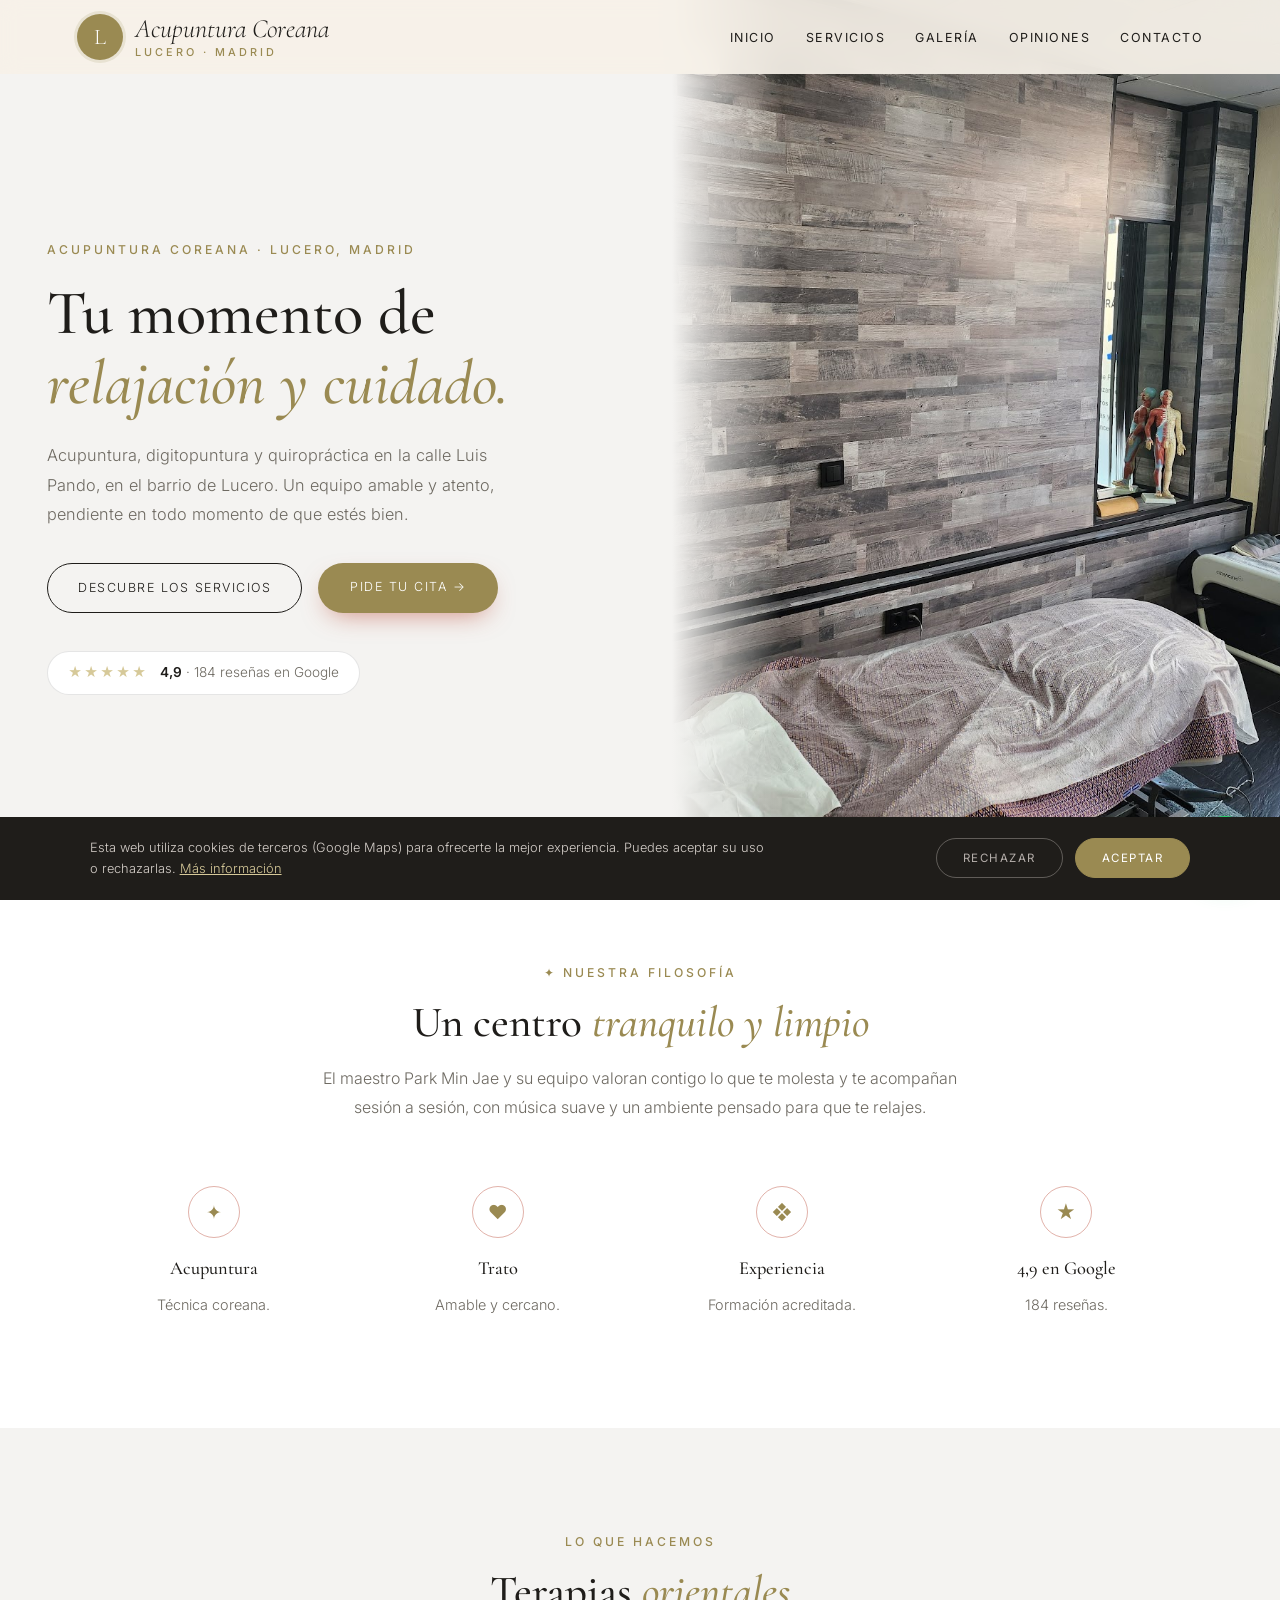
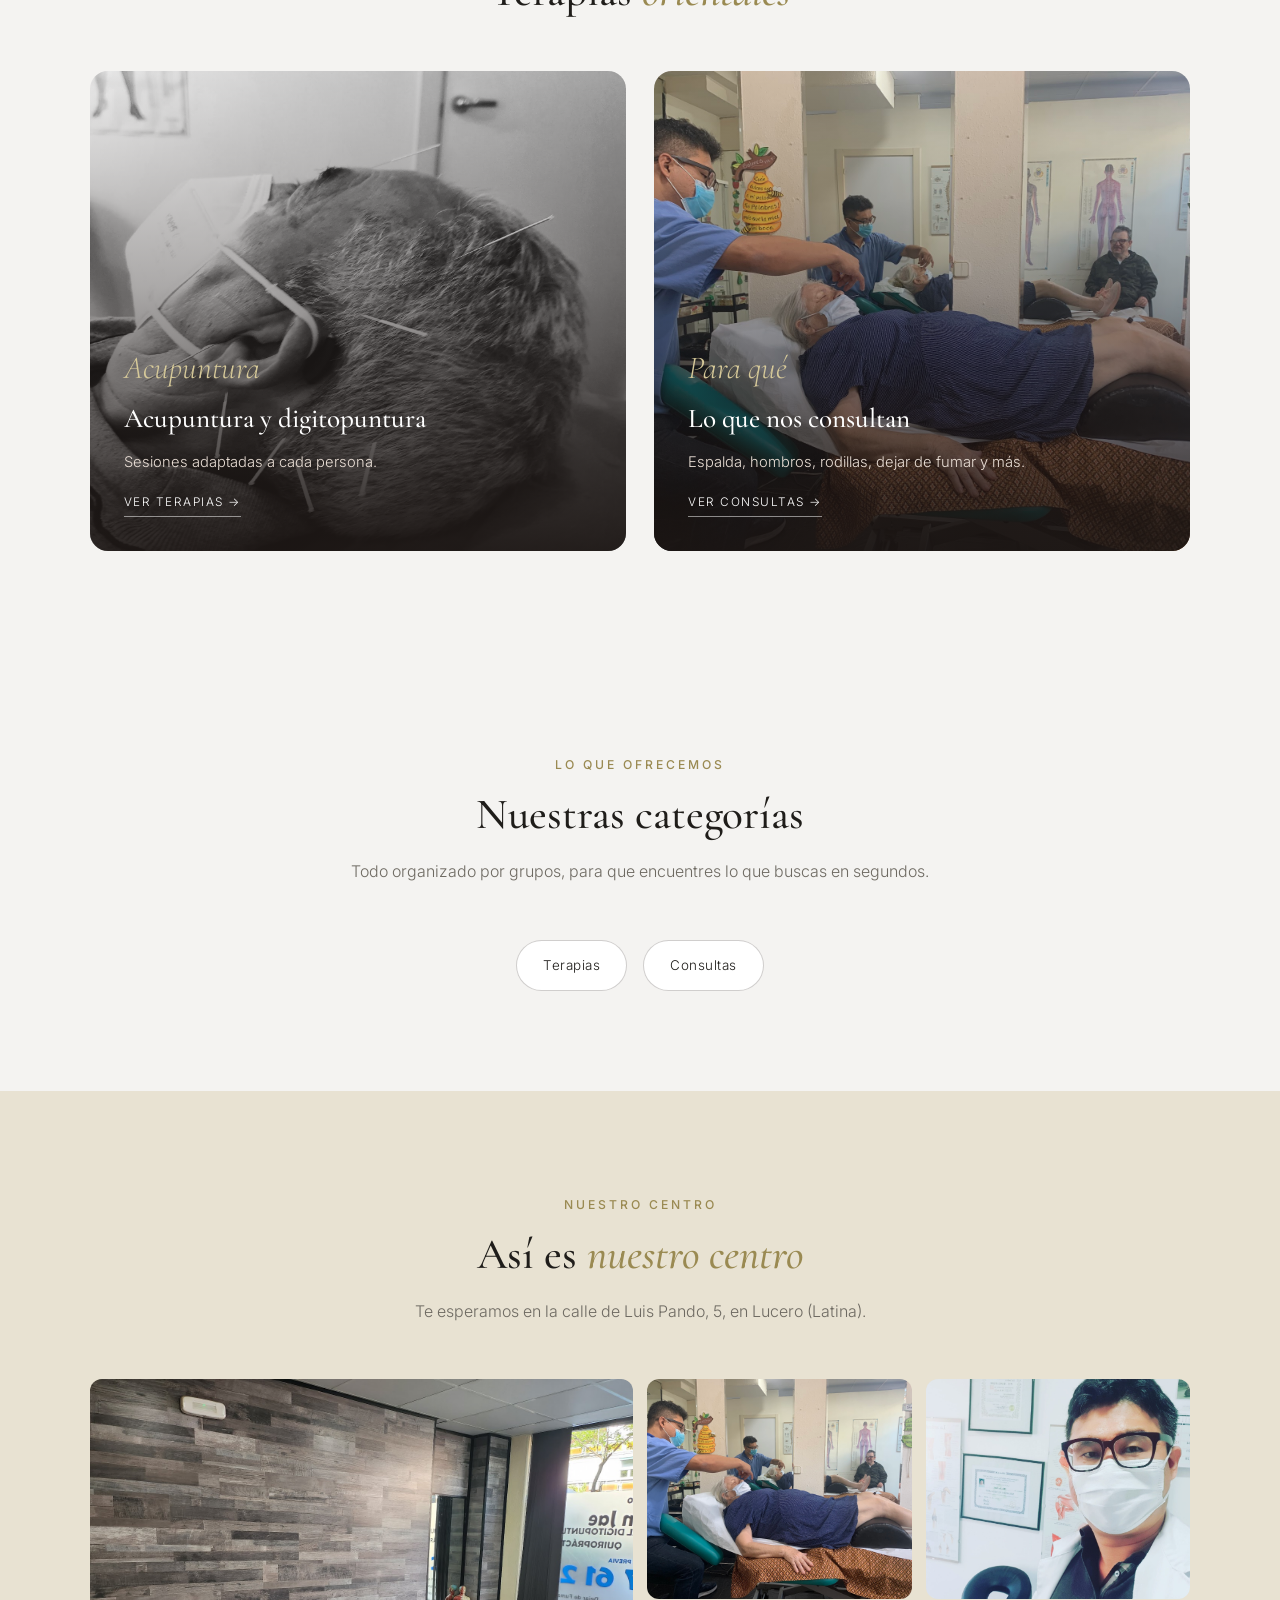
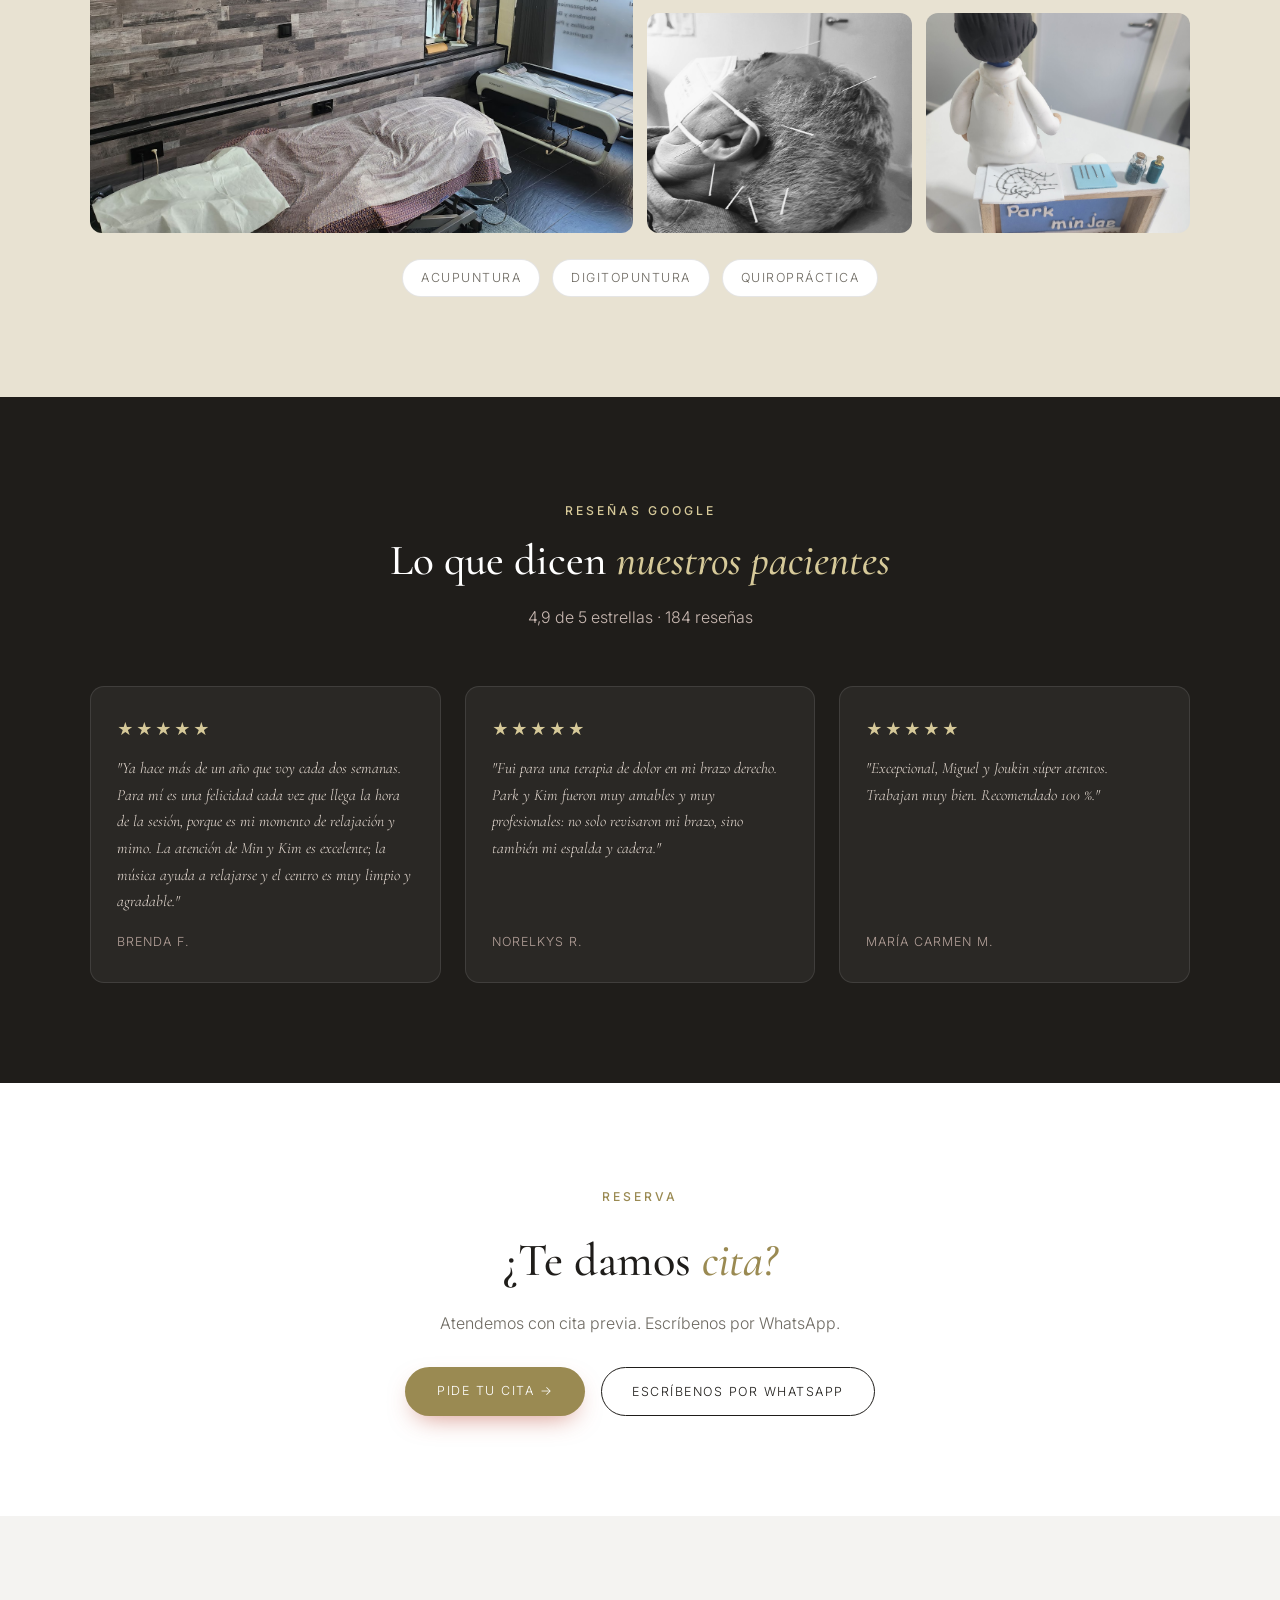
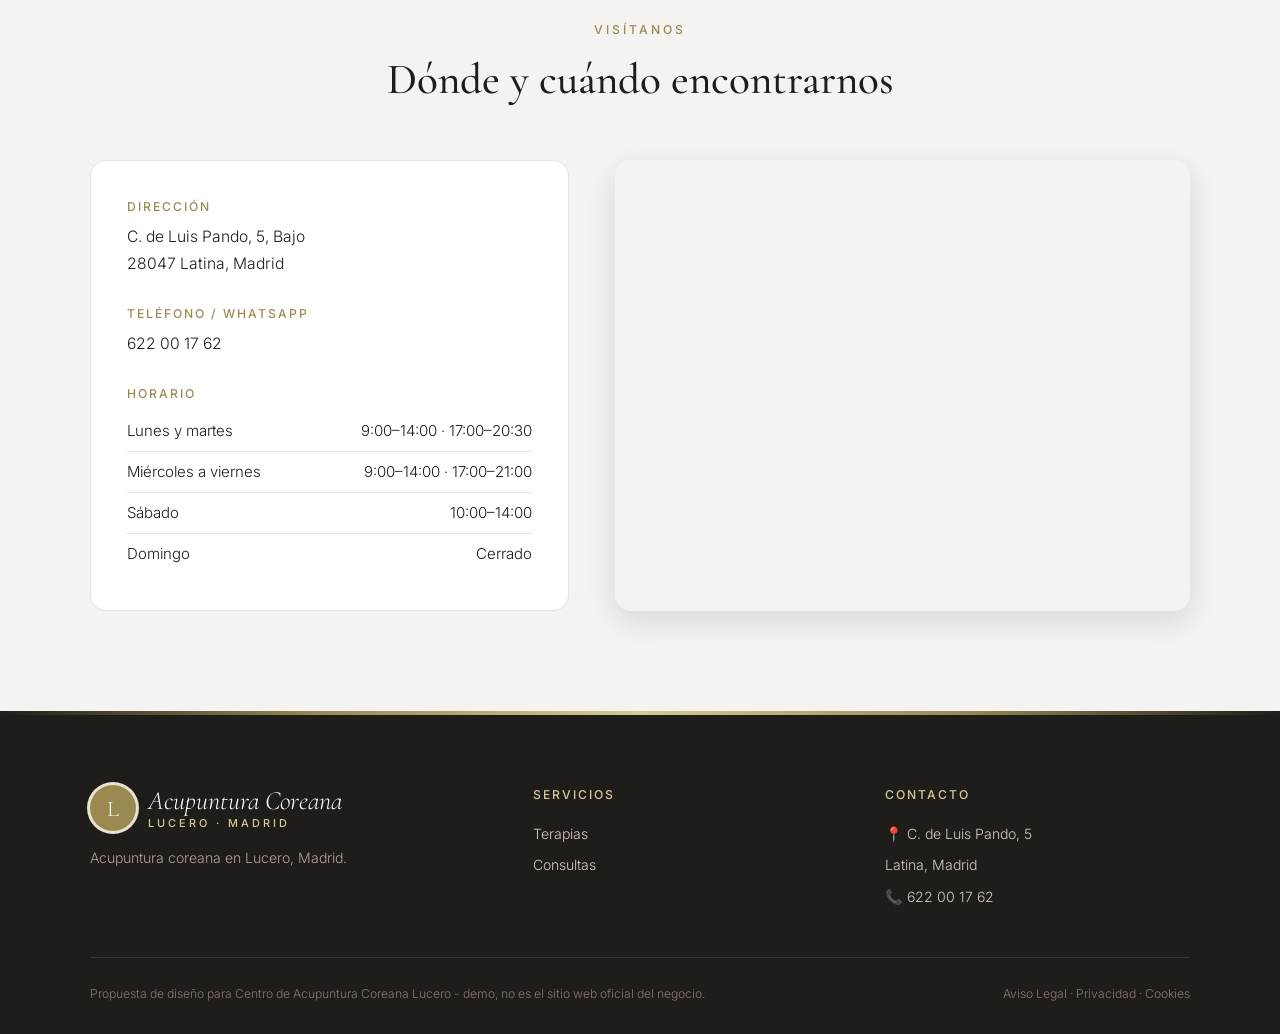
<file: index.html>
<!DOCTYPE html>
<html lang="es">
<head>
<meta charset="UTF-8">
<meta name="viewport" content="width=device-width, initial-scale=1.0">
<title>Centro de Acupuntura Coreana Lucero — Acupuntura coreana y digitopuntura en Lucero, Latina (Madrid)</title>
<meta name="description" content="Centro de Acupuntura Coreana Lucero, en C. de Luis Pando 5, Latina (Madrid). Acupuntura, digitopuntura y quiropráctica con el maestro Park Min Jae y su equipo. 4,9★ con 184 reseñas en Google.">
<meta name="theme-color" content="#1f1d1a">
<meta property="og:title" content="Centro de Acupuntura Coreana Lucero · Madrid">
<meta property="og:image" content="maps_03.jpg">

<link rel="preconnect" href="https://fonts.googleapis.com"><link rel="preconnect" href="https://fonts.gstatic.com" crossorigin><link href="https://fonts.googleapis.com/css2?family=Cormorant+Garamond:wght@500;600&family=Inter:wght@300;400;500;600&display=swap" rel="stylesheet">
<link rel="stylesheet" href="styles.css">
</head>
<body>

<header id="header">
  <a href="index.html" class="logo" aria-label="Centro de Acupuntura Coreana Lucero, inicio"><span class="logo-mark">L</span><span class="logo-text"><span class="script">Acupuntura Coreana</span><small>Lucero · Madrid</small></span></a>
  <nav id="nav" aria-label="Navegación principal"><ul><li><a href="index.html#inicio">Inicio</a></li><li><a href="servicios.html">Servicios</a></li><li><a href="index.html#galeria">Galería</a></li><li><a href="index.html#opiniones">Opiniones</a></li><li><a href="index.html#contacto">Contacto</a></li></ul></nav><button class="nav-toggle" id="navToggle" aria-label="Abrir menú">☰</button>
</header>

<section class="hero" id="inicio">
  <div class="hero-text">
    <span class="eyebrow">Acupuntura coreana · Lucero, Madrid</span>
    <h1>Tu momento de <em>relajación y cuidado.</em></h1>
    <p>Acupuntura, digitopuntura y quiropráctica en la calle Luis Pando, en el barrio de Lucero. Un equipo amable y atento, pendiente en todo momento de que estés bien.</p>
    <div class="hero-ctas">
      <a href="servicios.html" class="btn-outline">Descubre los servicios</a>
      <a href="https://wa.me/34622001762?text=Hola%2C%20quiero%20pedir%20cita%20en%20el%20Centro%20de%20Acupuntura%20Coreana%20Lucero" class="btn-solid" target="_blank" rel="noopener">Pide tu cita →</a>
    </div>
    <a class="hero-rating" href="https://www.google.com/maps/search/?api=1&query=Centro+de+Acupuntura+Coreana+Lucero,+Calle+de+Luis+Pando+5,+Madrid" target="_blank" rel="noopener"><span class="stars">★★★★★</span><span><strong>4,9</strong> · 184 reseñas en Google</span></a>
  </div>
  <div class="hero-img"><img src="maps_03.jpg" alt="Sala de tratamiento del Centro de Acupuntura Coreana Lucero" style="object-position:center 55%;"></div>
</section>

<section class="trust">
  <div class="section-head">
    <span class="eyebrow">✦ Nuestra filosofía</span>
    <h2>Un centro <em>tranquilo y limpio</em></h2>
    <p>El maestro Park Min Jae y su equipo valoran contigo lo que te molesta y te acompañan sesión a sesión, con música suave y un ambiente pensado para que te relajes.</p>
  </div>
  <div class="trust-grid">
    <div class="trust-card"><span class="trust-ic">✦</span><h3>Acupuntura</h3><p>Técnica coreana.</p></div>
    <div class="trust-card"><span class="trust-ic">♥</span><h3>Trato</h3><p>Amable y cercano.</p></div>
    <div class="trust-card"><span class="trust-ic">❖</span><h3>Experiencia</h3><p>Formación acreditada.</p></div>
    <div class="trust-card"><span class="trust-ic">★</span><h3>4,9 en Google</h3><p>184 reseñas.</p></div>
  </div>
</section>

<section class="worlds">
  <div class="section-head">
    <span class="eyebrow">Lo que hacemos</span>
    <h2>Terapias <em>orientales</em></h2>
  </div>
  <div class="worlds-grid">
    <a href="servicios.html#terapias" class="world-card"><img src="maps_09.jpg" alt="Acupuntura y digitopuntura"><div class="world-text"><span class="script">Acupuntura</span><h3>Acupuntura y digitopuntura</h3><p>Sesiones adaptadas a cada persona.</p><span class="world-link">Ver terapias →</span></div></a>
    <a href="servicios.html#consultas" class="world-card"><img src="maps_01.jpg" alt="Lo que nos consultan"><div class="world-text"><span class="script">Para qué</span><h3>Lo que nos consultan</h3><p>Espalda, hombros, rodillas, dejar de fumar y más.</p><span class="world-link">Ver consultas →</span></div></a>
  </div>
</section>

<section>
  <div class="section-head">
    <span class="eyebrow">Lo que ofrecemos</span>
    <h2>Nuestras categorías</h2>
    <p>Todo organizado por grupos, para que encuentres lo que buscas en segundos.</p>
  </div>
  <div class="cat-pills">
    <a href="servicios.html#terapias" class="cat-pill">Terapias</a>
    <a href="servicios.html#consultas" class="cat-pill">Consultas</a>
  </div>
</section>

<section class="gallery-wrap" id="galeria">
  <div class="section-head">
    <span class="eyebrow">Nuestro centro</span>
    <h2>Así es <em>nuestro centro</em></h2>
    <p>Te esperamos en la calle de Luis Pando, 5, en Lucero (Latina).</p>
  </div>
  <div class="gallery">
    <figure class="big"><img src="maps_03.jpg" alt="Sala de tratamiento" loading="lazy"></figure>
    <figure><img src="maps_01.jpg" alt="Sesión de acupuntura en el centro" loading="lazy"></figure>
    <figure><img src="maps_04.jpg" alt="El maestro Park Min Jae con sus diplomas" loading="lazy"></figure>
    <figure><img src="maps_09.jpg" alt="Sesión de acupuntura" loading="lazy"></figure>
    <figure><img src="maps_07.jpg" alt="Un detalle de nuestros pacientes" loading="lazy"></figure>
  </div>
  <div class="brands"><span>Acupuntura</span><span>Digitopuntura</span><span>Quiropráctica</span></div>
</section>

<section class="reviews-wrap" id="opiniones">
  <div class="section-head">
    <span class="eyebrow">Reseñas Google</span>
    <h2>Lo que dicen <em>nuestros pacientes</em></h2>
    <p>4,9 de 5 estrellas · 184 reseñas</p>
  </div>
  <div class="review-grid">
    <div class="review-card"><div class="stars">★★★★★</div><p>"Ya hace más de un año que voy cada dos semanas. Para mí es una felicidad cada vez que llega la hora de la sesión, porque es mi momento de relajación y mimo. La atención de Min y Kim es excelente; la música ayuda a relajarse y el centro es muy limpio y agradable."</p><cite>Brenda F.</cite></div>
    <div class="review-card"><div class="stars">★★★★★</div><p>"Fui para una terapia de dolor en mi brazo derecho. Park y Kim fueron muy amables y muy profesionales: no solo revisaron mi brazo, sino también mi espalda y cadera."</p><cite>Norelkys R.</cite></div>
    <div class="review-card"><div class="stars">★★★★★</div><p>"Excepcional, Miguel y Joukin súper atentos. Trabajan muy bien. Recomendado 100 %."</p><cite>María Carmen M.</cite></div>
  </div>
</section>

<section class="cta-section">
  <span class="eyebrow">Reserva</span>
  <h2>¿Te damos <em>cita?</em></h2>
  <p>Atendemos con cita previa. Escríbenos por WhatsApp.</p>
  <div class="cta-row">
    <a href="https://wa.me/34622001762?text=Hola%2C%20quiero%20pedir%20cita%20en%20el%20Centro%20de%20Acupuntura%20Coreana%20Lucero" class="btn-solid" target="_blank" rel="noopener">Pide tu cita →</a>
    <a href="https://wa.me/34622001762?text=Hola%2C%20quiero%20pedir%20cita%20en%20el%20Centro%20de%20Acupuntura%20Coreana%20Lucero" class="btn-outline" target="_blank" rel="noopener">Escríbenos por WhatsApp</a>
  </div>
</section>

<section class="contact-section" id="contacto">
  <div class="section-head">
    <span class="eyebrow">Visítanos</span>
    <h2>Dónde y cuándo encontrarnos</h2>
  </div>
  <div class="contact-grid">
    <div class="contact-info">
      <div class="contact-block"><h3>Dirección</h3><p>C. de Luis Pando, 5, Bajo<br>28047 Latina, Madrid</p></div>
      <div class="contact-block"><h3>Teléfono / WhatsApp</h3><p><a href="tel:+34622001762">622 00 17 62</a></p></div>
      <div class="contact-block"><h3>Horario</h3><ul class="hours-list"><li><span>Lunes y martes</span><span>9:00–14:00 · 17:00–20:30</span></li><li><span>Miércoles a viernes</span><span>9:00–14:00 · 17:00–21:00</span></li><li><span>Sábado</span><span>10:00–14:00</span></li><li><span>Domingo</span><span>Cerrado</span></li></ul></div>
      
    </div>
    <div class="contact-map">
      <iframe title="Mapa de Centro de Acupuntura Coreana Lucero" src="https://www.google.com/maps?q=Centro+de+Acupuntura+Coreana+Lucero,+Calle+de+Luis+Pando+5,+Madrid&output=embed" width="100%" height="100%" style="border:0;" allowfullscreen="" loading="lazy" referrerpolicy="no-referrer-when-downgrade"></iframe>
    </div>
  </div>
</section>

<footer>
  <div class="footer-grid">
    <div class="footer-brand">
      <a href="index.html" class="logo light"><span class="logo-mark">L</span><span class="logo-text"><span class="script">Acupuntura Coreana</span><small>Lucero · Madrid</small></span></a>
      <p>Acupuntura coreana en Lucero, Madrid.</p>
    </div>
    <div><h4>Servicios</h4><ul><li><a href="servicios.html#terapias">Terapias</a></li><li><a href="servicios.html#consultas">Consultas</a></li></ul></div>
    <div><h4>Contacto</h4><ul><li>📍 C. de Luis Pando, 5</li><li>Latina, Madrid</li><li>📞 <a href="tel:+34622001762">622 00 17 62</a></li></ul></div>
  </div>
  <div class="footer-bottom">
    <span>Propuesta de diseño para Centro de Acupuntura Coreana Lucero - demo, no es el sitio web oficial del negocio.</span>
    <span><a href="aviso-legal.html">Aviso Legal</a> &middot; <a href="politica-privacidad.html">Privacidad</a> &middot; <a href="politica-cookies.html">Cookies</a></span>
  </div>
</footer>

<div id="cookie-banner" class="cookie-banner"><p>Esta web utiliza cookies de terceros (Google Maps) para ofrecerte la mejor experiencia. Puedes aceptar su uso o rechazarlas. <a href="politica-cookies.html">Más información</a></p><div class="cookie-actions"><button onclick="setCookieChoice('rejected')" class="ck-reject">Rechazar</button><button onclick="setCookieChoice('accepted')" class="ck-accept">Aceptar</button></div></div>
<div class="social-fabs"><a class="wa-fab" href="https://wa.me/34622001762?text=Hola%2C%20quiero%20pedir%20cita%20en%20el%20Centro%20de%20Acupuntura%20Coreana%20Lucero" target="_blank" rel="noopener" aria-label="Escribir por WhatsApp"><svg width="28" height="28" viewBox="0 0 24 24" fill="white"><path d="M17.5 14.4c-.3-.1-1.8-.9-2-1s-.5-.1-.7.1-.8 1-.9 1.2-.3.2-.6.1a8.2 8.2 0 0 1-2.4-1.5 9 9 0 0 1-1.7-2.1c-.2-.3 0-.5.1-.6l.4-.5.3-.5v-.5l-.9-2.2c-.2-.6-.5-.5-.7-.5h-.6a1.1 1.1 0 0 0-.8.4 3.4 3.4 0 0 0-1 2.5 5.9 5.9 0 0 0 1.2 3.1 13.5 13.5 0 0 0 5.2 4.6c2.6 1 2.6.7 3.1.6a2.6 2.6 0 0 0 1.7-1.2 2.1 2.1 0 0 0 .2-1.2c-.1-.1-.3-.2-.6-.3ZM12 21.8a9.8 9.8 0 0 1-5-1.4l-.4-.2-3.7 1 1-3.6-.2-.4A9.8 9.8 0 1 1 12 21.8Zm8.4-18.3A11.8 11.8 0 0 0 1.8 17.7L.2 23.8l6.3-1.6a11.8 11.8 0 0 0 5.6 1.4A11.8 11.8 0 0 0 20.4 3.5Z"/></svg></a></div>
<script src="main.js"></script>
</body>
</html>
</file>
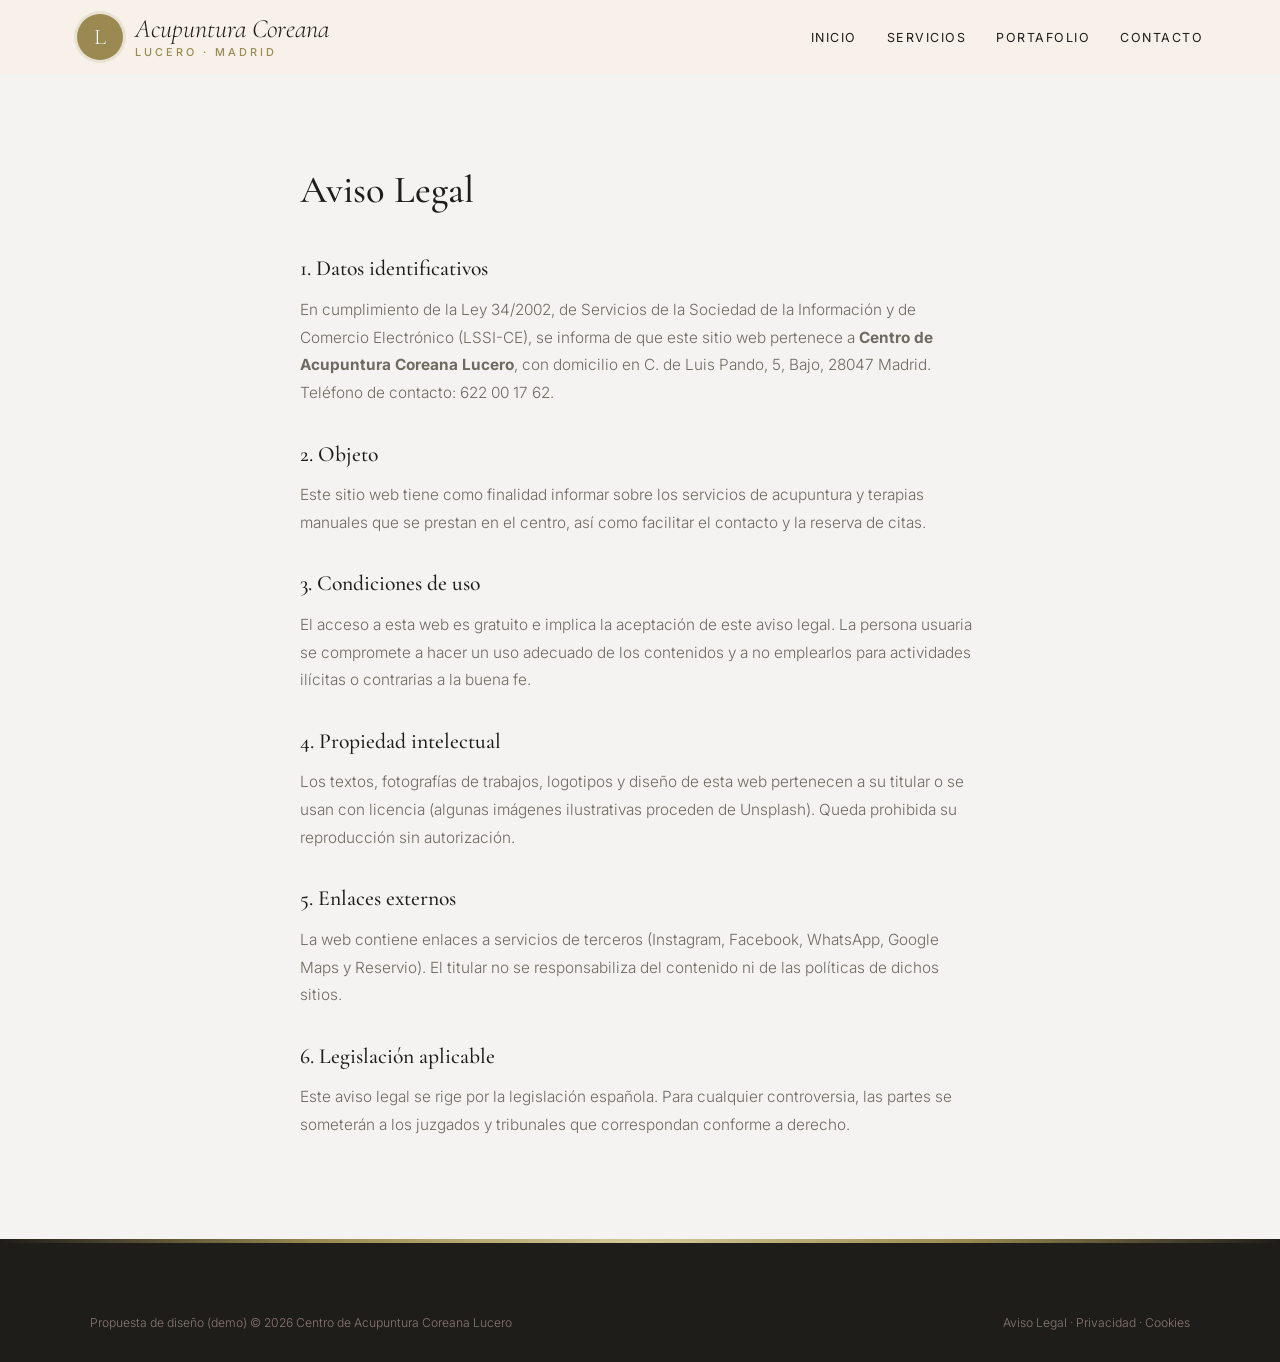
<file: aviso-legal.html>
<!DOCTYPE html>
<html lang="es">
<head>
<meta charset="UTF-8">
<meta name="viewport" content="width=device-width, initial-scale=1.0">
<title>Aviso Legal — Centro de Acupuntura Coreana Lucero</title>
<meta name="robots" content="noindex">

<link rel="preconnect" href="https://fonts.googleapis.com">
<link href="https://fonts.googleapis.com/css2?family=Cormorant+Garamond:wght@500;600&family=Inter:wght@300;400;500;600&display=swap" rel="stylesheet">
<link rel="stylesheet" href="styles.css">
</head>
<body>
<header id="header" class="scrolled">
  <a href="index.html" class="logo" aria-label="Centro de Acupuntura Coreana Lucero, inicio">
    <span class="logo-mark">L</span>
    <span class="logo-text"><span class="script">Acupuntura Coreana</span><small>Lucero · Madrid</small></span>
  </a>
  <nav id="nav" aria-label="Navegación principal">
    <ul>
      <li><a href="index.html#inicio">Inicio</a></li>
      <li><a href="servicios.html">Servicios</a></li>
      <li><a href="portafolio.html">Portafolio</a></li>
      <li><a href="index.html#contacto">Contacto</a></li>
    </ul>
  </nav>
  <button class="nav-toggle" id="navToggle" aria-label="Abrir menú">☰</button>
</header>
<main class="legal"><h1>Aviso Legal</h1>
<h2>1. Datos identificativos</h2>
<p>En cumplimiento de la Ley 34/2002, de Servicios de la Sociedad de la Información y de Comercio Electrónico (LSSI-CE), se informa de que este sitio web pertenece a <strong>Centro de Acupuntura Coreana Lucero</strong>, con domicilio en C. de Luis Pando, 5, Bajo, 28047 Madrid. Teléfono de contacto: 622 00 17 62.</p>
<h2>2. Objeto</h2>
<p>Este sitio web tiene como finalidad informar sobre los servicios de acupuntura y terapias manuales que se prestan en el centro, así como facilitar el contacto y la reserva de citas.</p>
<h2>3. Condiciones de uso</h2>
<p>El acceso a esta web es gratuito e implica la aceptación de este aviso legal. La persona usuaria se compromete a hacer un uso adecuado de los contenidos y a no emplearlos para actividades ilícitas o contrarias a la buena fe.</p>
<h2>4. Propiedad intelectual</h2>
<p>Los textos, fotografías de trabajos, logotipos y diseño de esta web pertenecen a su titular o se usan con licencia (algunas imágenes ilustrativas proceden de Unsplash). Queda prohibida su reproducción sin autorización.</p>
<h2>5. Enlaces externos</h2>
<p>La web contiene enlaces a servicios de terceros (Instagram, Facebook, WhatsApp, Google Maps y Reservio). El titular no se responsabiliza del contenido ni de las políticas de dichos sitios.</p>
<h2>6. Legislación aplicable</h2>
<p>Este aviso legal se rige por la legislación española. Para cualquier controversia, las partes se someterán a los juzgados y tribunales que correspondan conforme a derecho.</p></main>
<footer>
  <div class="footer-bottom" style="margin-top:0">
    <span>Propuesta de diseño (demo) © 2026 Centro de Acupuntura Coreana Lucero</span>
    <span><a href="aviso-legal.html">Aviso Legal</a> &middot; <a href="politica-privacidad.html">Privacidad</a> &middot; <a href="politica-cookies.html">Cookies</a></span>
  </div>
</footer>
<script src="main.js"></script>
</body>
</html>
</file>
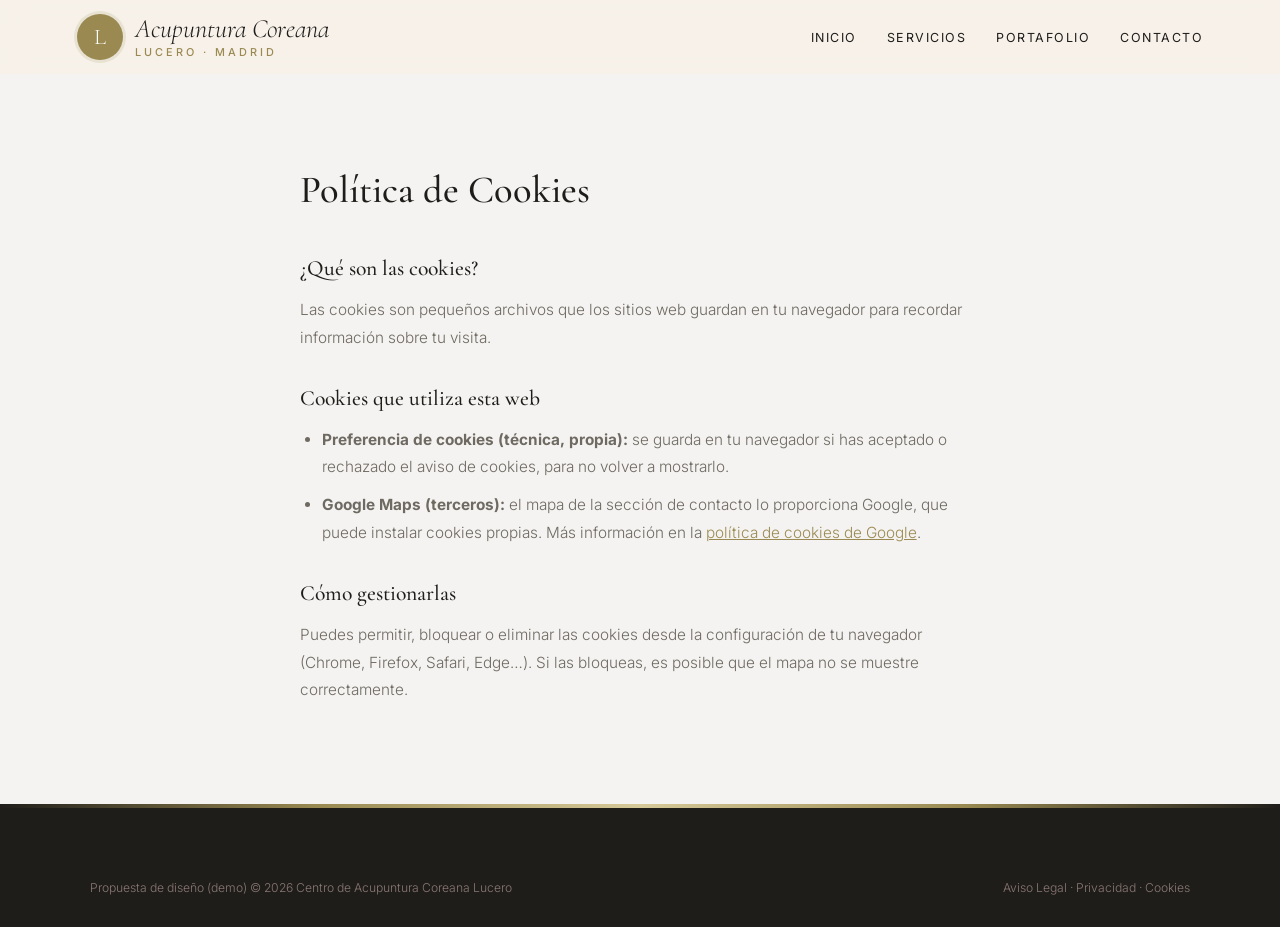
<file: politica-cookies.html>
<!DOCTYPE html>
<html lang="es">
<head>
<meta charset="UTF-8">
<meta name="viewport" content="width=device-width, initial-scale=1.0">
<title>Política de Cookies — Centro de Acupuntura Coreana Lucero</title>
<meta name="robots" content="noindex">

<link rel="preconnect" href="https://fonts.googleapis.com">
<link href="https://fonts.googleapis.com/css2?family=Cormorant+Garamond:wght@500;600&family=Inter:wght@300;400;500;600&display=swap" rel="stylesheet">
<link rel="stylesheet" href="styles.css">
</head>
<body>
<header id="header" class="scrolled">
  <a href="index.html" class="logo" aria-label="Centro de Acupuntura Coreana Lucero, inicio">
    <span class="logo-mark">L</span>
    <span class="logo-text"><span class="script">Acupuntura Coreana</span><small>Lucero · Madrid</small></span>
  </a>
  <nav id="nav" aria-label="Navegación principal">
    <ul>
      <li><a href="index.html#inicio">Inicio</a></li>
      <li><a href="servicios.html">Servicios</a></li>
      <li><a href="portafolio.html">Portafolio</a></li>
      <li><a href="index.html#contacto">Contacto</a></li>
    </ul>
  </nav>
  <button class="nav-toggle" id="navToggle" aria-label="Abrir menú">☰</button>
</header>
<main class="legal"><h1>Política de Cookies</h1>
<h2>¿Qué son las cookies?</h2>
<p>Las cookies son pequeños archivos que los sitios web guardan en tu navegador para recordar información sobre tu visita.</p>
<h2>Cookies que utiliza esta web</h2>
<ul>
<li><strong>Preferencia de cookies (técnica, propia):</strong> se guarda en tu navegador si has aceptado o rechazado el aviso de cookies, para no volver a mostrarlo.</li>
<li><strong>Google Maps (terceros):</strong> el mapa de la sección de contacto lo proporciona Google, que puede instalar cookies propias. Más información en la <a href="https://policies.google.com/technologies/cookies" target="_blank" rel="noopener">política de cookies de Google</a>.</li>
</ul>
<h2>Cómo gestionarlas</h2>
<p>Puedes permitir, bloquear o eliminar las cookies desde la configuración de tu navegador (Chrome, Firefox, Safari, Edge…). Si las bloqueas, es posible que el mapa no se muestre correctamente.</p></main>
<footer>
  <div class="footer-bottom" style="margin-top:0">
    <span>Propuesta de diseño (demo) © 2026 Centro de Acupuntura Coreana Lucero</span>
    <span><a href="aviso-legal.html">Aviso Legal</a> &middot; <a href="politica-privacidad.html">Privacidad</a> &middot; <a href="politica-cookies.html">Cookies</a></span>
  </div>
</footer>
<script src="main.js"></script>
</body>
</html>
</file>
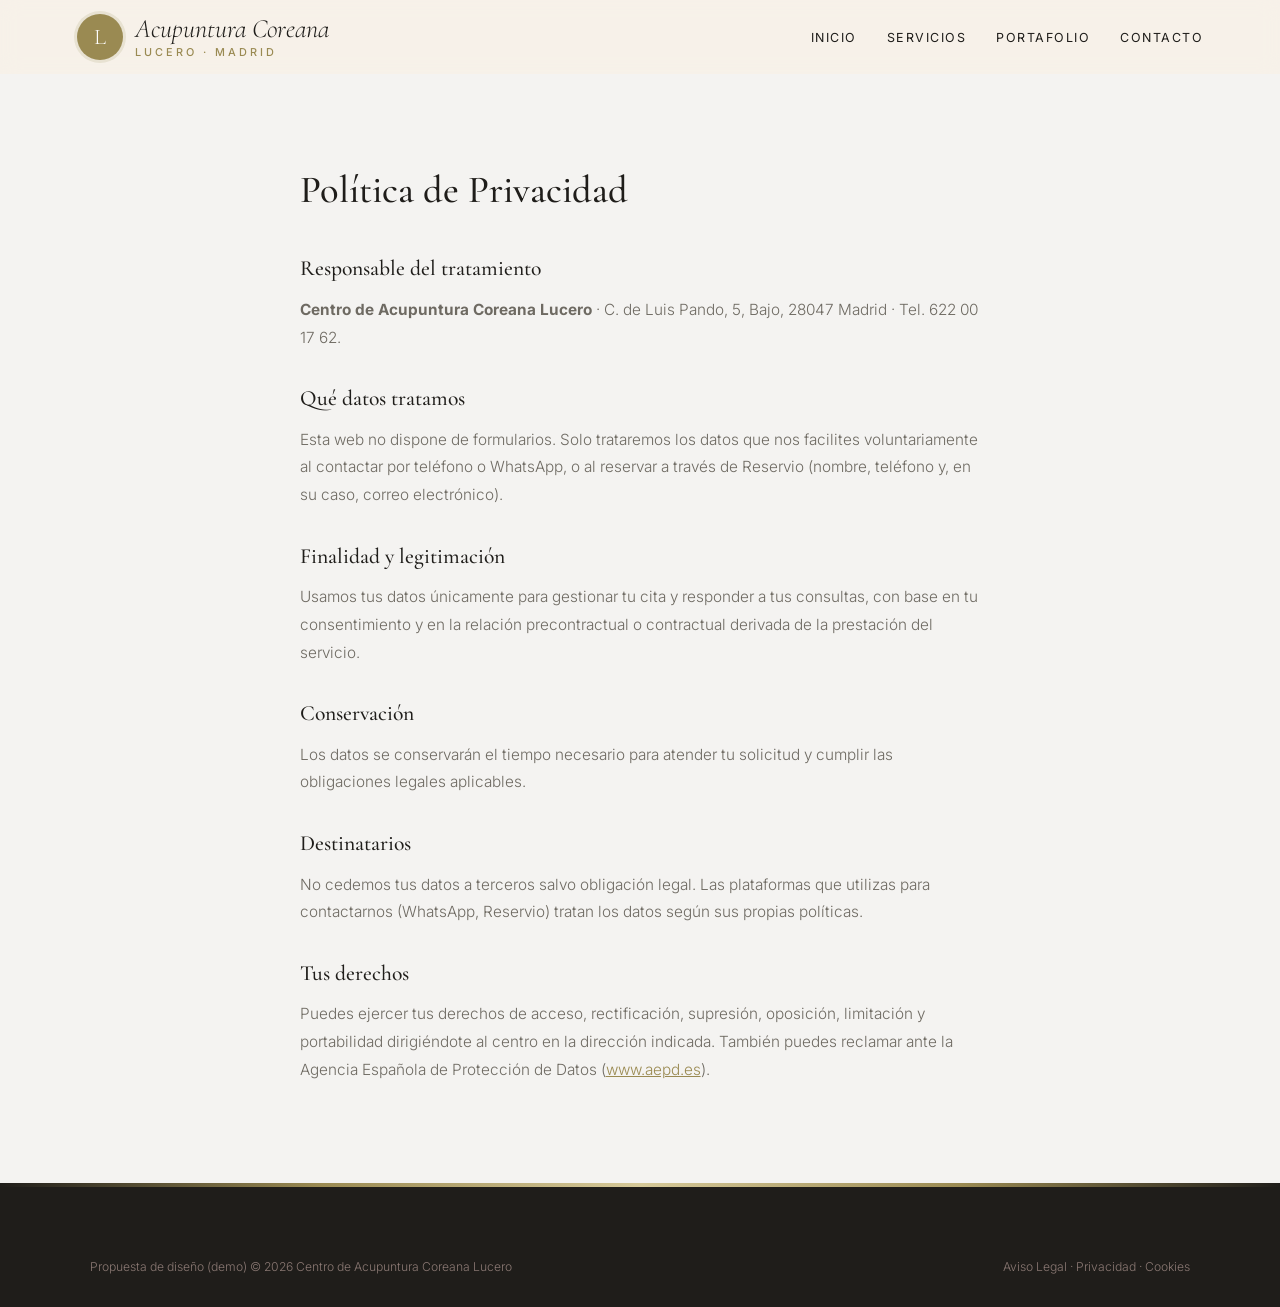
<file: politica-privacidad.html>
<!DOCTYPE html>
<html lang="es">
<head>
<meta charset="UTF-8">
<meta name="viewport" content="width=device-width, initial-scale=1.0">
<title>Política de Privacidad — Centro de Acupuntura Coreana Lucero</title>
<meta name="robots" content="noindex">

<link rel="preconnect" href="https://fonts.googleapis.com">
<link href="https://fonts.googleapis.com/css2?family=Cormorant+Garamond:wght@500;600&family=Inter:wght@300;400;500;600&display=swap" rel="stylesheet">
<link rel="stylesheet" href="styles.css">
</head>
<body>
<header id="header" class="scrolled">
  <a href="index.html" class="logo" aria-label="Centro de Acupuntura Coreana Lucero, inicio">
    <span class="logo-mark">L</span>
    <span class="logo-text"><span class="script">Acupuntura Coreana</span><small>Lucero · Madrid</small></span>
  </a>
  <nav id="nav" aria-label="Navegación principal">
    <ul>
      <li><a href="index.html#inicio">Inicio</a></li>
      <li><a href="servicios.html">Servicios</a></li>
      <li><a href="portafolio.html">Portafolio</a></li>
      <li><a href="index.html#contacto">Contacto</a></li>
    </ul>
  </nav>
  <button class="nav-toggle" id="navToggle" aria-label="Abrir menú">☰</button>
</header>
<main class="legal"><h1>Política de Privacidad</h1>
<h2>Responsable del tratamiento</h2>
<p><strong>Centro de Acupuntura Coreana Lucero</strong> · C. de Luis Pando, 5, Bajo, 28047 Madrid · Tel. 622 00 17 62.</p>
<h2>Qué datos tratamos</h2>
<p>Esta web no dispone de formularios. Solo trataremos los datos que nos facilites voluntariamente al contactar por teléfono o WhatsApp, o al reservar a través de Reservio (nombre, teléfono y, en su caso, correo electrónico).</p>
<h2>Finalidad y legitimación</h2>
<p>Usamos tus datos únicamente para gestionar tu cita y responder a tus consultas, con base en tu consentimiento y en la relación precontractual o contractual derivada de la prestación del servicio.</p>
<h2>Conservación</h2>
<p>Los datos se conservarán el tiempo necesario para atender tu solicitud y cumplir las obligaciones legales aplicables.</p>
<h2>Destinatarios</h2>
<p>No cedemos tus datos a terceros salvo obligación legal. Las plataformas que utilizas para contactarnos (WhatsApp, Reservio) tratan los datos según sus propias políticas.</p>
<h2>Tus derechos</h2>
<p>Puedes ejercer tus derechos de acceso, rectificación, supresión, oposición, limitación y portabilidad dirigiéndote al centro en la dirección indicada. También puedes reclamar ante la Agencia Española de Protección de Datos (<a href="https://www.aepd.es" target="_blank" rel="noopener">www.aepd.es</a>).</p></main>
<footer>
  <div class="footer-bottom" style="margin-top:0">
    <span>Propuesta de diseño (demo) © 2026 Centro de Acupuntura Coreana Lucero</span>
    <span><a href="aviso-legal.html">Aviso Legal</a> &middot; <a href="politica-privacidad.html">Privacidad</a> &middot; <a href="politica-cookies.html">Cookies</a></span>
  </div>
</footer>
<script src="main.js"></script>
</body>
</html>
</file>
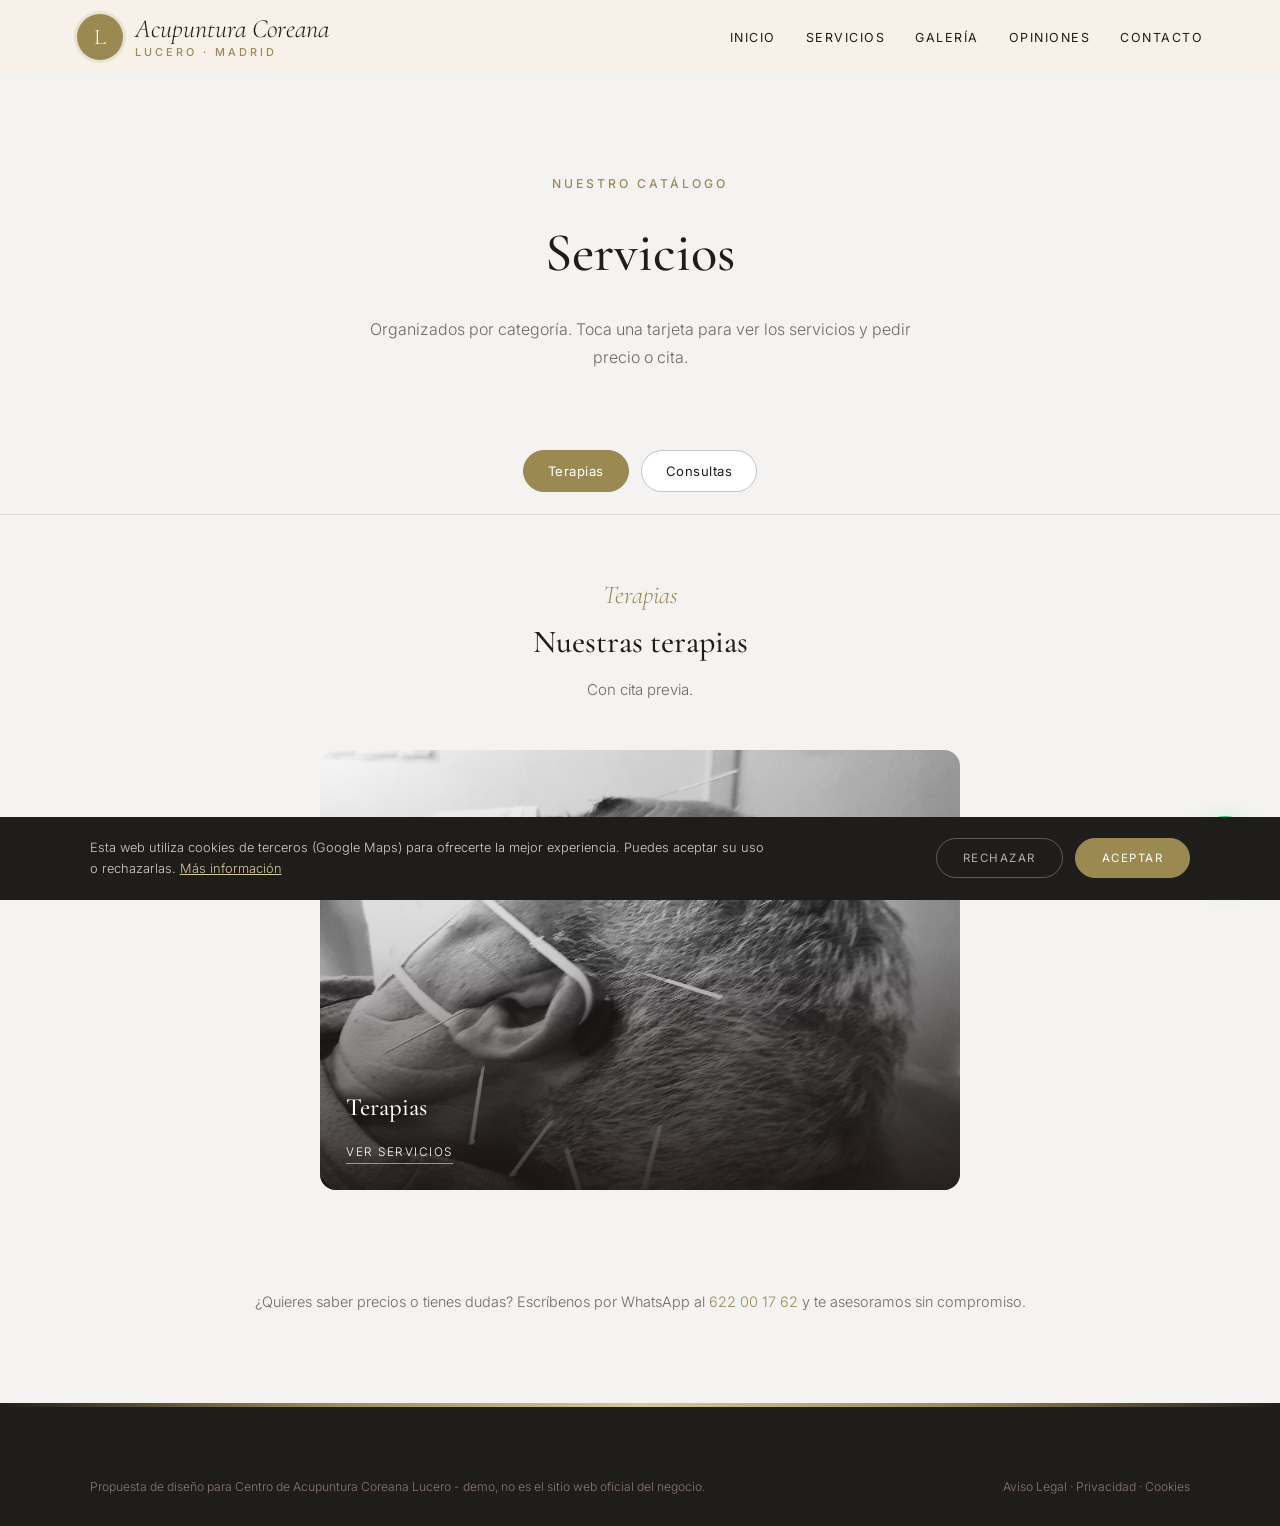
<file: servicios.html>
<!DOCTYPE html>
<html lang="es">
<head>
<meta charset="UTF-8">
<meta name="viewport" content="width=device-width, initial-scale=1.0">
<title>Servicios — Centro de Acupuntura Coreana Lucero · Madrid</title>
<meta name="description" content="Servicios de Centro de Acupuntura Coreana Lucero en Madrid.">

<link rel="preconnect" href="https://fonts.googleapis.com"><link rel="preconnect" href="https://fonts.gstatic.com" crossorigin><link href="https://fonts.googleapis.com/css2?family=Cormorant+Garamond:wght@500;600&family=Inter:wght@300;400;500;600&display=swap" rel="stylesheet">
<link rel="stylesheet" href="styles.css">
</head>
<body>

<header id="header" class="scrolled">
  <a href="index.html" class="logo" aria-label="Centro de Acupuntura Coreana Lucero, inicio"><span class="logo-mark">L</span><span class="logo-text"><span class="script">Acupuntura Coreana</span><small>Lucero · Madrid</small></span></a>
  <nav id="nav" aria-label="Navegación principal"><ul><li><a href="index.html#inicio">Inicio</a></li><li><a href="servicios.html">Servicios</a></li><li><a href="index.html#galeria">Galería</a></li><li><a href="index.html#opiniones">Opiniones</a></li><li><a href="index.html#contacto">Contacto</a></li></ul></nav><button class="nav-toggle" id="navToggle" aria-label="Abrir menú">☰</button>
</header>

<div class="page-hero">
  <span class="eyebrow">Nuestro catálogo</span>
  <h1>Servicios</h1>
  <p>Organizados por categoría. Toca una tarjeta para ver los servicios y pedir precio o cita.</p>
</div>

<div class="tabs">
  <button class="tab-btn active" data-tab="terapias">Terapias</button>
  <button class="tab-btn" data-tab="consultas">Consultas</button>
  
</div>

<div class="tab-panel active" id="terapias">
  <div class="tab-intro"><span class="script">Terapias</span><h2>Nuestras terapias</h2><p>Con cita previa.</p></div>
  <div class="cat-grid single">
    <div class="cat-card" onclick="openModal('terapias')"><img src="maps_09.jpg" alt="Terapias" loading="lazy"><div class="cat-card-text"><h3>Terapias</h3><span>Ver servicios</span></div></div>
  </div>
</div>

<div class="tab-panel" id="consultas">
  <div class="tab-intro"><span class="script">Para qué</span><h2>Lo que nos consultan</h2><p>Cuéntanos tu caso y te orientamos.</p></div>
  <div class="cat-grid single">
    <div class="cat-card" onclick="openModal('consultas')"><img src="maps_01.jpg" alt="Motivos de consulta" loading="lazy"><div class="cat-card-text"><h3>Motivos de consulta</h3><span>Ver servicios</span></div></div>
  </div>
</div>


<p class="services-note">¿Quieres saber precios o tienes dudas? Escríbenos por WhatsApp al <a href="https://wa.me/34622001762" target="_blank" rel="noopener" style="color:var(--red)">622 00 17 62</a> y te asesoramos sin compromiso.</p>

<div class="modal-overlay" id="modal-terapias"><div class="modal">
  <button class="modal-close" onclick="closeModal('terapias')" aria-label="Cerrar">×</button>
  <h3>Terapias</h3><p class="modal-sub">Acupuntura coreana</p>
  <div class="svc-row"><div><div class="svc-name">Acupuntura</div><span class="svc-desc"></span></div><div class="svc-price">Consultar</div></div>
  <div class="svc-row"><div><div class="svc-name">Digitopuntura</div><span class="svc-desc"></span></div><div class="svc-price">Consultar</div></div>
  <div class="svc-row"><div><div class="svc-name">Quiropráctica</div><span class="svc-desc"></span></div><div class="svc-price">Consultar</div></div>
  <a class="modal-cta alt" href="https://wa.me/34622001762?text=Hola%2C%20quiero%20informaci%C3%B3n%20sobre%20terapias" target="_blank" rel="noopener">Pedir cita por WhatsApp</a>
</div></div>

<div class="modal-overlay" id="modal-consultas"><div class="modal">
  <button class="modal-close" onclick="closeModal('consultas')" aria-label="Cerrar">×</button>
  <h3>Motivos de consulta</h3><p class="modal-sub">Te escuchamos</p>
  <div class="svc-row"><div><div class="svc-name">Molestias de espalda y hernia discal</div><span class="svc-desc"></span></div><div class="svc-price">Consultar</div></div>
  <div class="svc-row"><div><div class="svc-name">Hombros y brazos</div><span class="svc-desc"></span></div><div class="svc-price">Consultar</div></div>
  <div class="svc-row"><div><div class="svc-name">Rodillas, pies y esguinces</div><span class="svc-desc"></span></div><div class="svc-price">Consultar</div></div>
  <div class="svc-row"><div><div class="svc-name">Vértigos</div><span class="svc-desc"></span></div><div class="svc-price">Consultar</div></div>
  <div class="svc-row"><div><div class="svc-name">Dejar de fumar</div><span class="svc-desc"></span></div><div class="svc-price">Consultar</div></div>
  <div class="svc-row"><div><div class="svc-name">Adelgazamiento</div><span class="svc-desc"></span></div><div class="svc-price">Consultar</div></div>
  <a class="modal-cta alt" href="https://wa.me/34622001762?text=Hola%2C%20quiero%20informaci%C3%B3n%20sobre%20motivos%20de%20consulta" target="_blank" rel="noopener">Pedir cita por WhatsApp</a>
</div></div>


<footer>
  <div class="footer-bottom" style="margin-top:0">
    <span>Propuesta de diseño para Centro de Acupuntura Coreana Lucero - demo, no es el sitio web oficial del negocio.</span>
    <span><a href="aviso-legal.html">Aviso Legal</a> &middot; <a href="politica-privacidad.html">Privacidad</a> &middot; <a href="politica-cookies.html">Cookies</a></span>
  </div>
</footer>

<div id="cookie-banner" class="cookie-banner"><p>Esta web utiliza cookies de terceros (Google Maps) para ofrecerte la mejor experiencia. Puedes aceptar su uso o rechazarlas. <a href="politica-cookies.html">Más información</a></p><div class="cookie-actions"><button onclick="setCookieChoice('rejected')" class="ck-reject">Rechazar</button><button onclick="setCookieChoice('accepted')" class="ck-accept">Aceptar</button></div></div>
<div class="social-fabs"><a class="wa-fab" href="https://wa.me/34622001762?text=Hola%2C%20quiero%20pedir%20cita%20en%20el%20Centro%20de%20Acupuntura%20Coreana%20Lucero" target="_blank" rel="noopener" aria-label="Escribir por WhatsApp"><svg width="28" height="28" viewBox="0 0 24 24" fill="white"><path d="M17.5 14.4c-.3-.1-1.8-.9-2-1s-.5-.1-.7.1-.8 1-.9 1.2-.3.2-.6.1a8.2 8.2 0 0 1-2.4-1.5 9 9 0 0 1-1.7-2.1c-.2-.3 0-.5.1-.6l.4-.5.3-.5v-.5l-.9-2.2c-.2-.6-.5-.5-.7-.5h-.6a1.1 1.1 0 0 0-.8.4 3.4 3.4 0 0 0-1 2.5 5.9 5.9 0 0 0 1.2 3.1 13.5 13.5 0 0 0 5.2 4.6c2.6 1 2.6.7 3.1.6a2.6 2.6 0 0 0 1.7-1.2 2.1 2.1 0 0 0 .2-1.2c-.1-.1-.3-.2-.6-.3ZM12 21.8a9.8 9.8 0 0 1-5-1.4l-.4-.2-3.7 1 1-3.6-.2-.4A9.8 9.8 0 1 1 12 21.8Zm8.4-18.3A11.8 11.8 0 0 0 1.8 17.7L.2 23.8l6.3-1.6a11.8 11.8 0 0 0 5.6 1.4A11.8 11.8 0 0 0 20.4 3.5Z"/></svg></a></div>
<script src="main.js"></script>
</body>
</html>
</file>
<file: styles.css>
:root{
  --cream:#f4f3f1; --paper:#ffffff; --tint:#e8e2d2; --ink:#1f1d1a; --dark:#1f1d1a; --muted:#6e6a62;
  --red:#9a8a52; --red-dark:#7a6c3f; --teal:#9a8a52; --gold:#d6c999; --line:rgba(0,0,0,.1);
  --brand-gradient:linear-gradient(90deg,#1f1d1a,#9a8a52,#d6c999,#9a8a52,#1f1d1a);
}
*{margin:0;padding:0;box-sizing:border-box;}
html{scroll-behavior:smooth;}
body{font-family:'Inter',sans-serif;background:var(--cream);color:var(--ink);overflow-x:hidden;font-weight:300;line-height:1.6;}
a{text-decoration:none;color:inherit;}
h1,h2,h3{font-family:'Cormorant Garamond',serif;font-weight:500;}
h1 em,h2 em{font-style:italic;color:var(--red);}
img{max-width:100%;display:block;}
.script{font-family:'Cormorant Garamond',serif;font-style:italic;}

/* HEADER */
header{position:fixed;top:0;left:0;right:0;z-index:100;display:flex;justify-content:space-between;align-items:center;padding:14px 6%;background:rgba(247,241,233,.92);backdrop-filter:blur(10px);-webkit-backdrop-filter:blur(10px);transition:box-shadow .3s,padding .3s;}
header.scrolled{box-shadow:0 2px 24px rgba(28,22,20,.1);padding:8px 6%;}
.logo{display:flex;align-items:center;gap:12px;color:var(--dark);}
.logo-badge{width:58px;height:58px;border-radius:50%;object-fit:cover;box-shadow:0 0 0 2px var(--gold),0 6px 16px rgba(28,22,20,.15);transition:width .3s,height .3s;}
header.scrolled .logo-badge{width:46px;height:46px;}
.logo-text{display:flex;flex-direction:column;line-height:1;}
.logo-text .script{font-size:1.65rem;color:var(--dark);}
.logo-text small{font-size:.68rem;letter-spacing:3px;text-transform:uppercase;color:var(--red);margin-top:4px;font-weight:500;}
.logo.light .logo-text .script{color:#fff;}
.logo.light .logo-text small{color:var(--gold);}
nav ul{list-style:none;display:flex;gap:30px;}
nav a{font-size:.78rem;letter-spacing:1.5px;text-transform:uppercase;font-weight:400;position:relative;padding:4px 0;}
nav a::after{content:"";position:absolute;left:0;bottom:-2px;height:1px;width:100%;background:var(--red);transform:scaleX(0);transform-origin:right;transition:transform .3s;}
nav a:hover::after{transform:scaleX(1);transform-origin:left;}
.nav-toggle{display:none;font-size:1.6rem;background:none;border:none;color:var(--dark);cursor:pointer;}

/* BOTONES */
.btn-outline{display:inline-block;border:1px solid var(--dark);color:var(--dark);padding:14px 30px;font-size:.78rem;letter-spacing:1.5px;text-transform:uppercase;border-radius:40px;transition:all .25s;}
.btn-outline:hover{background:var(--dark);color:var(--cream);}
.btn-outline.light{border-color:rgba(255,255,255,.5);color:#fff;}
.btn-outline.light:hover{background:#fff;color:var(--dark);}
.btn-solid{display:inline-block;background:var(--red);color:#fff;padding:14px 32px;font-size:.78rem;letter-spacing:1.5px;text-transform:uppercase;border-radius:40px;transition:transform .25s,box-shadow .25s,background .25s;box-shadow:0 10px 26px -10px rgba(181,64,44,.6);}
.btn-solid:hover{transform:translateY(-2px);background:var(--red-dark);}

/* HERO */
.hero{min-height:95vh;display:grid;grid-template-columns:1.05fr .95fr;align-items:stretch;padding:0;}
.hero-text{display:flex;flex-direction:column;justify-content:center;padding:150px 7% 70px;}
.eyebrow{display:inline-block;color:var(--teal);text-transform:uppercase;letter-spacing:3px;font-size:.76rem;font-weight:500;}
.hero-text .eyebrow{margin-bottom:20px;}
.hero-text h1{font-size:clamp(2.4rem,5vw,3.9rem);line-height:1.12;margin-bottom:22px;color:var(--dark);}
.hero-text p{font-size:1.02rem;color:var(--muted);max-width:470px;line-height:1.8;margin-bottom:34px;}
.hero-ctas{display:flex;gap:16px;flex-wrap:wrap;}
.hero-rating{display:inline-flex;align-items:center;gap:12px;margin-top:38px;padding:10px 20px;border:1px solid var(--line);border-radius:40px;background:var(--paper);font-size:.85rem;color:var(--muted);align-self:flex-start;}
.hero-rating strong{color:var(--dark);font-weight:600;}
.stars{color:var(--gold);letter-spacing:2px;}
.hero-img{position:relative;overflow:hidden;}
.hero-img img{width:100%;height:100%;object-fit:cover;position:absolute;inset:0;}
.hero-img::after{content:"";position:absolute;inset:0;background:linear-gradient(90deg,var(--cream) 0%,rgba(247,241,233,0) 18%);}

/* SECCIONES */
section{padding:100px 7%;}
.section-head{text-align:center;max-width:640px;margin:0 auto 54px;}
.section-head h2{font-size:clamp(1.9rem,4vw,2.7rem);margin-top:12px;color:var(--dark);line-height:1.2;}
.section-head p{margin-top:16px;color:var(--muted);line-height:1.8;}

.trust{background:var(--paper);border-top:4px solid transparent;border-image:var(--brand-gradient) 1;}
.trust-grid{display:grid;grid-template-columns:repeat(auto-fit,minmax(230px,1fr));gap:36px;max-width:1150px;margin:0 auto;}
.trust-card{text-align:center;padding:10px;}
.trust-ic{display:inline-grid;place-items:center;width:52px;height:52px;border-radius:50%;border:1px solid rgba(181,64,44,.4);color:var(--red);font-size:1.2rem;margin-bottom:16px;}
.trust-card h3{font-size:1.15rem;color:var(--dark);margin-bottom:10px;}
.trust-card p{font-size:.9rem;color:var(--muted);line-height:1.7;}

/* DOS MUNDOS */
.worlds{background:var(--cream);}
.worlds-grid{display:grid;grid-template-columns:1fr 1fr;gap:28px;max-width:1150px;margin:0 auto;}
.world-card{position:relative;border-radius:18px;overflow:hidden;min-height:480px;display:flex;align-items:flex-end;color:#fff;}
.world-card img{position:absolute;inset:0;width:100%;height:100%;object-fit:cover;transition:transform .6s;}
.world-card:hover img{transform:scale(1.05);}
.world-card::after{content:"";position:absolute;inset:0;background:linear-gradient(to top,rgba(28,22,20,.92) 0%,rgba(28,22,20,.35) 55%,rgba(28,22,20,.05) 100%);}
.world-text{position:relative;z-index:2;padding:34px;}
.world-text .script{font-size:2rem;color:var(--gold);}
.world-text h3{font-size:1.7rem;margin:4px 0 10px;}
.world-text p{font-size:.92rem;color:#eadfd6;line-height:1.7;max-width:440px;}
.world-link{display:inline-block;margin-top:18px;font-size:.74rem;letter-spacing:1.5px;text-transform:uppercase;border-bottom:1px solid rgba(255,255,255,.5);padding-bottom:4px;}

/* PILLS */
.cat-pills{display:flex;flex-wrap:wrap;gap:16px;justify-content:center;max-width:1000px;margin:0 auto;}
.cat-pill{border:1px solid rgba(43,33,29,.22);padding:14px 26px;border-radius:30px;font-size:.84rem;letter-spacing:.5px;transition:all .2s;background:var(--paper);}
.cat-pill:hover{background:var(--red);color:#fff;border-color:var(--red);}

/* GALERIA */
.gallery-wrap{background:var(--tint);}
.gallery{max-width:1200px;margin:0 auto;display:grid;grid-template-columns:repeat(4,1fr);grid-auto-rows:220px;gap:14px;}
.gallery figure{overflow:hidden;border-radius:12px;margin:0;}
.gallery img{width:100%;height:100%;object-fit:cover;transition:transform .5s;}
.gallery figure:hover img{transform:scale(1.05);}
.gallery .big{grid-column:span 2;grid-row:span 2;}

/* RESEÑAS */
.reviews-wrap{background:var(--dark);color:#fff;position:relative;}
.reviews-wrap .section-head h2{color:#fff;}
.reviews-wrap .section-head h2 em{color:var(--gold);}
.reviews-wrap .section-head p{color:#c9b9b2;}
.reviews-wrap .eyebrow{color:var(--gold);}
.review-grid{display:grid;grid-template-columns:repeat(auto-fit,minmax(300px,1fr));gap:24px;max-width:1150px;margin:0 auto;}
.review-card{background:rgba(255,255,255,.05);border:1px solid rgba(255,255,255,.1);padding:30px 26px;border-radius:14px;display:flex;flex-direction:column;}
.review-card .stars{margin-bottom:14px;}
.review-card p{font-family:'Cormorant Garamond',serif;font-size:.98rem;color:#eadfd6;line-height:1.7;font-style:italic;margin-bottom:16px;flex:1;}
.review-card cite{font-size:.78rem;color:#b3a099;font-style:normal;text-transform:uppercase;letter-spacing:1px;}

/* CTA */
.cta-section{text-align:center;background:var(--paper);}
.cta-section h2{font-size:clamp(2rem,4vw,2.9rem);color:var(--dark);margin:14px 0 14px;}
.cta-section p{color:var(--muted);margin-bottom:30px;}
.cta-row{display:flex;gap:16px;justify-content:center;flex-wrap:wrap;}

/* CONTACTO */
.contact-section{background:var(--cream);}
.contact-grid{display:grid;grid-template-columns:1fr 1.2fr;gap:46px;max-width:1150px;margin:0 auto;align-items:stretch;}
.contact-info{display:flex;flex-direction:column;gap:26px;background:var(--paper);border:1px solid var(--line);border-radius:16px;padding:36px;}
.contact-block h3{font-family:'Inter',sans-serif;font-size:.76rem;text-transform:uppercase;letter-spacing:2px;color:var(--red);font-weight:500;margin-bottom:8px;}
.contact-block p{font-size:.98rem;color:var(--ink);line-height:1.7;}
.contact-block a:hover{color:var(--red);}
.hours-list{list-style:none;}
.hours-list li{display:flex;justify-content:space-between;gap:20px;padding:8px 0;border-bottom:1px solid var(--line);font-size:.94rem;}
.hours-list li:last-child{border-bottom:none;}
.contact-map{border-radius:16px;overflow:hidden;min-height:380px;box-shadow:0 10px 30px rgba(28,22,20,.12);}
.contact-map iframe{display:block;min-height:380px;}

/* FOOTER */
footer{background:var(--dark);color:#d9c9c5;padding:70px 7% 30px;border-top:4px solid transparent;border-image:var(--brand-gradient) 1;}
.footer-grid{display:grid;grid-template-columns:1.3fr 1fr 1fr;gap:46px;max-width:1200px;margin:0 auto;padding-bottom:40px;border-bottom:1px solid rgba(255,255,255,.1);}
.footer-brand p{font-size:.88rem;color:#b3a09a;margin-top:16px;}
footer h4{font-size:.76rem;text-transform:uppercase;letter-spacing:2px;color:var(--gold);margin-bottom:18px;font-weight:500;}
footer ul{list-style:none;}
footer li{margin-bottom:9px;font-size:.88rem;color:#d9c9c5;}
footer a:hover{color:var(--gold);}
.footer-bottom{max-width:1200px;margin:26px auto 0;display:flex;justify-content:space-between;flex-wrap:wrap;gap:10px;font-size:.76rem;color:#8a7873;}
.footer-bottom a{color:#8a7873;}

/* FABS */
.social-fabs{position:fixed;bottom:26px;right:26px;z-index:200;display:flex;flex-direction:column;gap:14px;align-items:center;}
.social-fabs a{width:52px;height:52px;border-radius:50%;display:flex;align-items:center;justify-content:center;box-shadow:0 10px 24px rgba(0,0,0,.2);transition:transform .2s;}
.social-fabs a:hover{transform:scale(1.08);}
.wa-fab{width:58px !important;height:58px !important;background:#25D366;box-shadow:0 10px 26px rgba(37,211,102,.45) !important;}
.ig-fab{background:radial-gradient(circle at 30% 110%,#fdf497 0%,#fdf497 5%,#fd5949 45%,#d6249f 60%,#285AEB 90%);}
.fb-fab{background:#1877F2;}

/* COOKIES */
.cookie-banner{display:none;position:fixed;bottom:0;left:0;right:0;z-index:300;background:var(--dark);padding:20px 7%;flex-wrap:wrap;align-items:center;justify-content:space-between;gap:16px;}
.cookie-banner p{font-size:.8rem;color:rgba(245,237,232,.85);line-height:1.7;max-width:680px;}
.cookie-banner p a{color:var(--gold);text-decoration:underline;}
.cookie-actions{display:flex;gap:12px;flex-shrink:0;}
.cookie-actions button{font-family:'Inter',sans-serif;font-size:.72rem;letter-spacing:1.5px;text-transform:uppercase;padding:12px 26px;cursor:pointer;border-radius:30px;}
.ck-reject{background:transparent;color:rgba(245,237,232,.7);border:1px solid rgba(245,237,232,.3);}
.ck-accept{background:var(--red);color:#fff;border:1px solid var(--red);}

/* PÁGINAS INTERIORES */
.page-hero{padding:170px 7% 60px;text-align:center;background:var(--cream);}
.page-hero h1{font-size:clamp(2.3rem,5vw,3.4rem);margin-top:14px;color:var(--dark);}
.page-hero p{color:var(--muted);max-width:580px;margin:18px auto 0;line-height:1.8;}
.tabs{position:sticky;top:74px;z-index:50;background:var(--cream);padding:18px 7% 22px;display:flex;gap:12px;justify-content:center;flex-wrap:wrap;border-bottom:1px solid var(--line);}
.tab-btn{border:1px solid rgba(43,33,29,.25);background:var(--paper);padding:12px 24px;border-radius:30px;font-family:'Inter',sans-serif;font-size:.82rem;letter-spacing:.5px;color:var(--ink);cursor:pointer;transition:all .2s;}
.tab-btn.active,.tab-btn:hover{background:var(--red);color:#fff;border-color:var(--red);}
.tab-panel{display:none;padding:60px 7% 100px;max-width:1200px;margin:0 auto;}
.tab-panel.active{display:block;animation:fadeIn .5s;}
@keyframes fadeIn{from{opacity:0;transform:translateY(12px)}to{opacity:1;transform:none}}
.tab-intro{text-align:center;max-width:600px;margin:0 auto 46px;}
.tab-intro .script{font-size:1.6rem;color:var(--red);}
.tab-intro h2{font-size:2rem;color:var(--dark);}
.tab-intro p{color:var(--muted);margin-top:10px;line-height:1.75;font-size:.94rem;}

.cat-grid{display:grid;grid-template-columns:repeat(auto-fit,minmax(280px,1fr));gap:28px;}
.cat-grid.single{grid-template-columns:1fr;max-width:640px;margin:0 auto;}
.cat-grid.single .cat-card{height:440px;}
.cat-card{position:relative;border-radius:16px;overflow:hidden;height:360px;cursor:pointer;background:var(--tint);}
.cat-card img{width:100%;height:100%;object-fit:cover;transition:transform .5s;}
.cat-card:hover img{transform:scale(1.06);}
.cat-card::after{content:'';position:absolute;inset:0;background:linear-gradient(to top,rgba(28,22,20,.88) 0%,rgba(28,22,20,.15) 55%,transparent 100%);}
.cat-card-text{position:absolute;bottom:0;left:0;right:0;padding:26px;z-index:2;}
.cat-card-text h3{color:#fff;font-size:1.55rem;margin-bottom:10px;}
.cat-card-text span{color:#fff;font-size:.74rem;text-transform:uppercase;letter-spacing:1.5px;border-bottom:1px solid rgba(255,255,255,.5);padding-bottom:4px;}

.modal-overlay{display:none;position:fixed;inset:0;background:rgba(28,22,20,.78);z-index:300;align-items:center;justify-content:center;padding:20px;}
.modal-overlay.open{display:flex;}
.modal{background:var(--paper);max-width:560px;width:100%;max-height:85vh;overflow-y:auto;border-radius:16px;padding:40px;position:relative;}
.modal-close{position:absolute;top:16px;right:20px;background:none;border:none;font-size:1.7rem;color:var(--ink);cursor:pointer;}
.modal h3{font-size:1.8rem;color:var(--dark);margin-bottom:6px;}
.modal .modal-sub{color:var(--muted);font-size:.86rem;margin-bottom:22px;}
.svc-row{display:flex;justify-content:space-between;align-items:center;padding:16px 0;border-bottom:1px solid var(--line);gap:16px;}
.svc-row:last-of-type{border-bottom:none;}
.svc-name{font-size:.98rem;color:var(--ink);font-weight:400;}
.svc-desc{font-size:.8rem;color:var(--muted);display:block;margin-top:3px;line-height:1.5;}
.svc-price{font-size:.72rem;color:var(--red);text-transform:uppercase;letter-spacing:1px;white-space:nowrap;font-weight:500;}
.modal-cta{display:block;text-align:center;background:var(--red);color:#fff;padding:14px;border-radius:30px;margin-top:26px;font-size:.8rem;text-transform:uppercase;letter-spacing:1.5px;}
.modal-cta.alt{background:#25D366;margin-top:10px;}
.services-note{text-align:center;color:var(--muted);font-size:.9rem;padding:0 7% 90px;}

.portfolio-grid{display:grid;grid-template-columns:repeat(auto-fill,minmax(260px,1fr));gap:18px;}
.portfolio-grid figure{border-radius:14px;overflow:hidden;aspect-ratio:4/5;cursor:zoom-in;background:var(--tint);}
.portfolio-grid img{width:100%;height:100%;object-fit:cover;transition:transform .5s;}
.portfolio-grid figure:hover img{transform:scale(1.05);}
.lightbox{display:none;position:fixed;inset:0;z-index:400;background:rgba(15,12,10,.94);align-items:center;justify-content:center;padding:30px;cursor:zoom-out;}
.lightbox.open{display:flex;}
.lightbox img{max-width:100%;max-height:90vh;border-radius:10px;}

.legal{max-width:860px;margin:0 auto;padding:160px 7% 90px;}
.legal h1{font-size:2.4rem;color:var(--dark);margin-bottom:26px;}
.legal h2{font-size:1.35rem;color:var(--dark);margin:30px 0 10px;}
.legal p,.legal li{color:var(--muted);line-height:1.8;margin-bottom:10px;font-size:.96rem;}
.legal ul{padding-left:22px;}
.legal a{color:var(--red);text-decoration:underline;}

@media(max-width:900px){
  .hero{grid-template-columns:1fr;}
  .hero-img{height:340px;order:-1;margin-top:82px;}
  .hero-img::after{background:linear-gradient(0deg,var(--cream) 0%,rgba(247,241,233,0) 25%);}
  .hero-text{padding:30px 6% 60px;}
  .worlds-grid{grid-template-columns:1fr;}
  .world-card{min-height:420px;}
  .gallery{grid-template-columns:repeat(2,1fr);grid-auto-rows:170px;}
  .gallery .big{grid-column:span 2;grid-row:span 2;}
  .footer-grid{grid-template-columns:1fr;gap:30px;}
  .contact-grid{grid-template-columns:1fr;}
  .contact-map,.contact-map iframe{min-height:300px;}
  nav{position:fixed;top:0;right:0;height:100vh;width:78%;max-width:300px;background:var(--cream);padding:110px 40px;transform:translateX(100%);transition:transform .4s;box-shadow:-10px 0 40px rgba(0,0,0,.12);}
  nav.open{transform:translateX(0);}
  nav ul{flex-direction:column;gap:26px;}
  .nav-toggle{display:block;position:relative;z-index:110;}
  section{padding:70px 6%;}
  .tabs{top:66px;overflow-x:auto;justify-content:flex-start;flex-wrap:nowrap;}
  .tab-btn{flex-shrink:0;}
  .page-hero{padding:140px 6% 40px;}
  .modal{padding:34px 24px;}
}
@media(max-width:520px){
  .logo-text .script{font-size:1.35rem;}
  .logo-badge{width:48px;height:48px;}
  .social-fabs{right:16px;bottom:16px;}
  .social-fabs a{width:46px;height:46px;}
}

.logo-mark{width:46px;height:46px;border-radius:50%;background:var(--red);color:#fff;display:grid;place-items:center;font-family:'Cormorant Garamond',serif;font-size:1.4rem;box-shadow:0 0 0 3px var(--tint);}
.brands{display:flex;flex-wrap:wrap;gap:12px;justify-content:center;margin-top:26px;}
.brands span{border:1px solid var(--line);border-radius:30px;padding:8px 18px;font-size:.78rem;letter-spacing:1.5px;text-transform:uppercase;color:var(--muted);background:var(--paper);}
</file>
